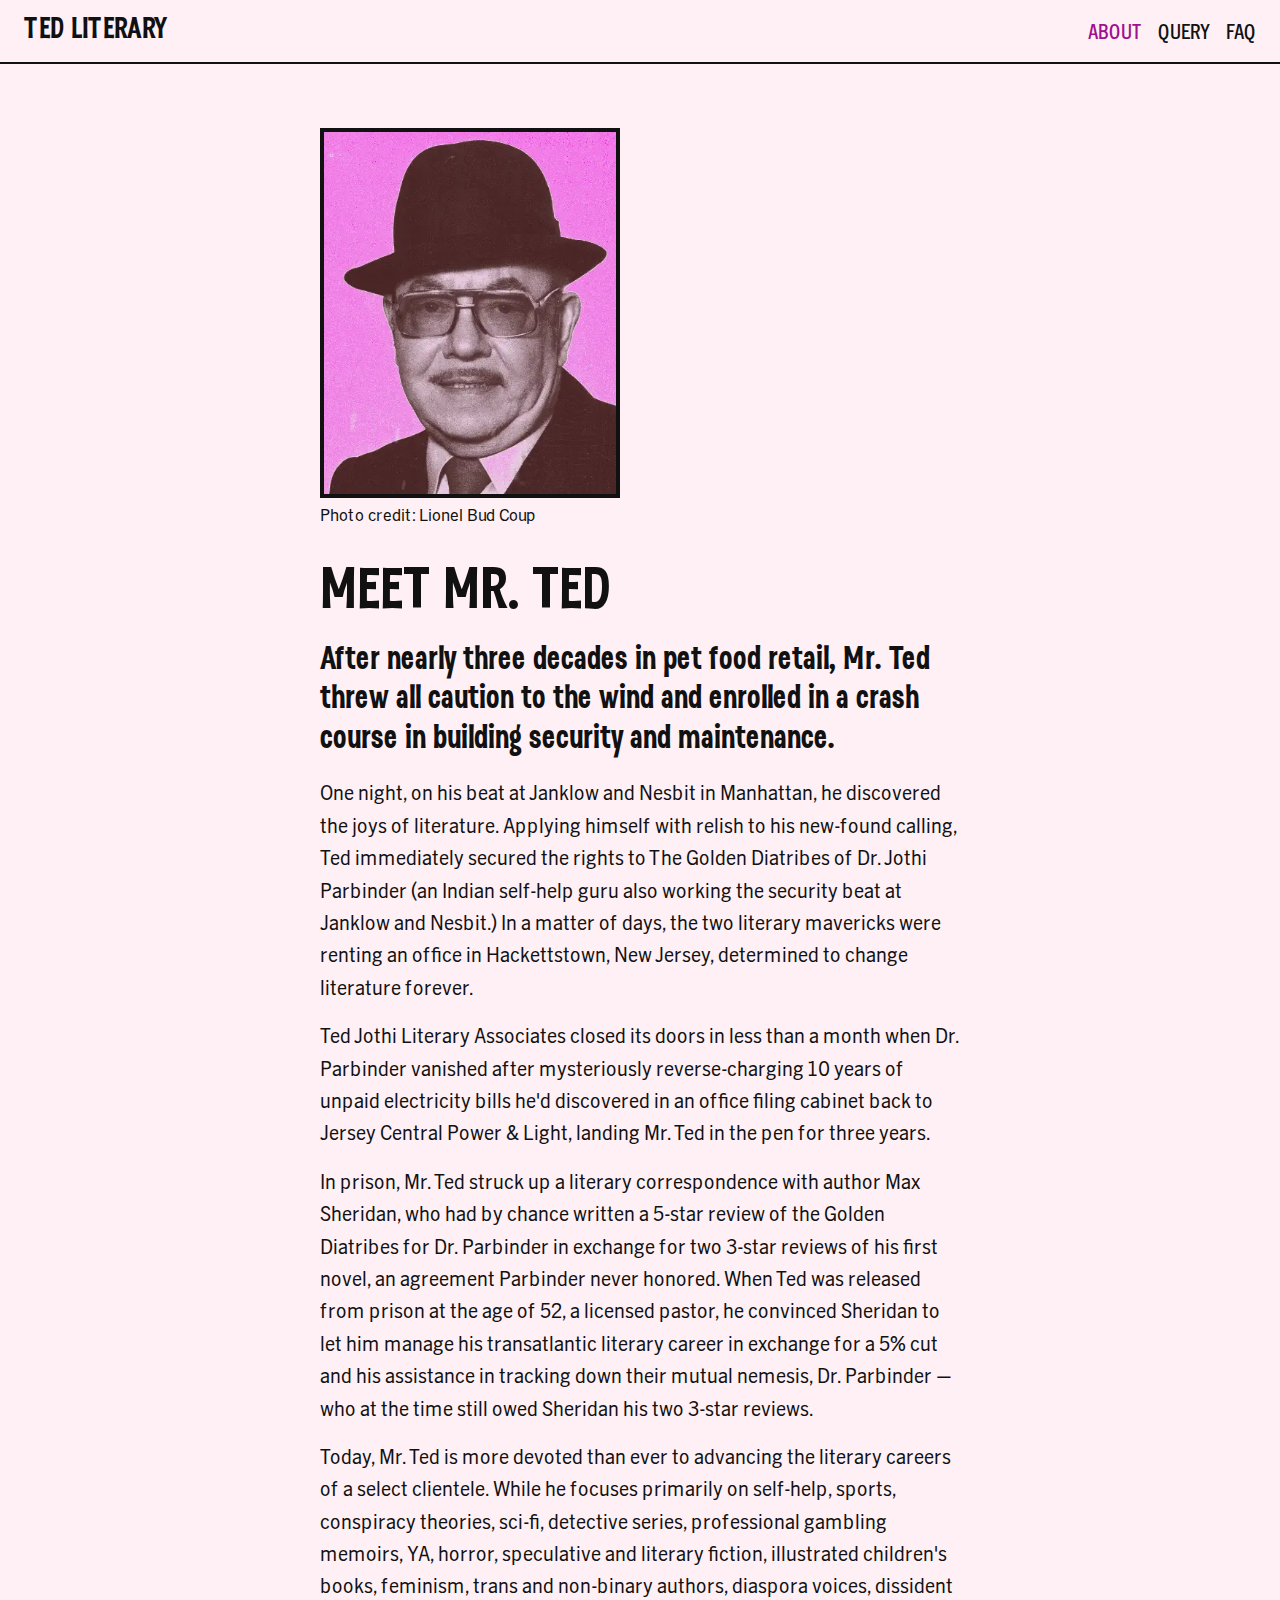
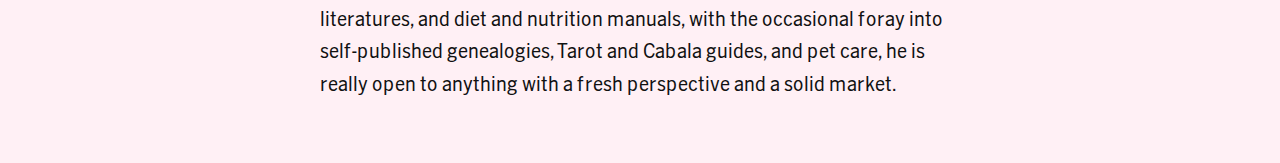
<file: index.html>
<!DOCTYPE html>
<html lang="en-US">
    <head>
        <meta name="robots" content="noindex, nofollow">
        <meta charset="utf-8">
        <meta http-equiv="X-UA-Compatible" content="IE=edge">
        <meta name="viewport" content="width=device-width, initial-scale=1, interactive-widget=resizes-content">
        <meta name="color-scheme" content="light only">
        <link rel="preload" href="/assets/images/mrted.webp" as="image">
        <link rel="preload" href="/assets/type/DSert_Black.woff2" as="font" type="font/woff2" crossorigin="anonymous">
        <link rel="preload" href="/assets/type/A2_Record_Gothic_Medium.woff2" as="font" type="font/woff2" crossorigin="anonymous">
        <link rel="preload" href="/assets/type/A2_Record_Gothic_Regular.woff2" as="font" type="font/woff2" crossorigin="anonymous">
        <link rel="stylesheet" href="/global.css" type="text/css">
        <link rel="icon" sizes="32x32" href="/favicon.ico" type="image/x-icon">
        <link rel="icon" sizes="any" href="/favicon.svg"  type="image/svg+xml">
        <link rel="apple-touch-icon" href="/assets/icons/apple_touch_icon.png" type="image/png">
        <link rel="manifest" as="fetch" href="/manifest.json" type="application/json">
        <link rel="canonical" href="https://mrted.maxsheridan.com">
        <title>Ted Literary</title>
        <meta name="description" content="5-star literary representation! Bananas sales!">
        <meta name="thumbnail" content="https:/mrted.maxsheridan.com/assets/graphics/share.webp">
        <meta property="og:site_name" content="Ted Literary">
        <meta property="og:title" content="Ted Literary">
        <meta property="og:type" content="website">
        <meta property="og:url" content="https://mrted.maxsheridan.com">
        <meta property="og:image" content="https://mrted.maxsheridan.com/assets/graphics/share.webp">
        <meta property="og:image:type" content="image/webp">
        <meta property="og:image:width" content="720">
        <meta property="og:image:height" content="720">
    </head>
    <body>
        <header>
            <nav class="home-sweet-home">
                <a href="/" aria-label="Home">TED LITERARY</a>
            </nav>
            <nav class="bunch-of-links">
                <a href="/" class="active">ABOUT</a>
                <a href="/query">QUERY</a>
                <a href="/faq">FAQ</a>
            </nav>
        </header>
        <main id="about" >
            <div class="acme-all-purpose-wrapper">
                <div class="stuff">
                    <div class="a-big-photo">
                        <img src="/assets/images/mrted.webp" alt="Mr. Ted" width="400px" height="496px" fetchpriority="high" loading="eager">
                        <p class="small">Photo credit: Lionel Bud Coup</p>
                    </div>
                    <div class="a-big-chunk-of-text">
                        <h2>MEET MR. TED</h2>
                        <h3>After nearly three decades in pet food retail, Mr. Ted threw all caution to the wind and enrolled in a crash course in building security and maintenance.</h3>
                        <p>
                        One night, on his beat at Janklow and Nesbit in Manhattan, he discovered the joys of literature. Applying himself with relish to his new-found calling, Ted immediately secured the rights to The Golden Diatribes of Dr. Jothi Parbinder (an Indian self-help guru also working the security beat at Janklow and Nesbit.) In a matter of days, the two literary mavericks were renting an office in Hackettstown, New Jersey, determined to change literature forever.</p>
                        <p>Ted Jothi Literary Associates closed its doors in less than a month when Dr. Parbinder vanished after mysteriously reverse-charging 10 years of unpaid electricity bills he'd discovered in an office filing cabinet back to Jersey Central Power & Light, landing Mr. Ted in the pen for three years.</p>
                        </p>
                        <p>
                        In prison, Mr. Ted struck up a literary correspondence with author Max Sheridan, who had by chance written a 5-star review of the Golden Diatribes for Dr. Parbinder in exchange for two 3-star reviews of his first novel, an agreement Parbinder never honored. 
                        When Ted was released from prison at the age of 52, a licensed pastor, he convinced Sheridan to let him manage his transatlantic literary career in exchange for a 5% cut and his assistance in tracking down their mutual nemesis, Dr. Parbinder — who at the time still owed Sheridan his two 3-star reviews.
                        </p>
                        <p>
                        Today, Mr. Ted is more devoted than ever to advancing the literary careers of a select clientele. While he focuses primarily on self-help, sports, conspiracy theories, sci-fi, detective series, professional gambling memoirs, YA, horror, speculative and literary fiction, illustrated children's books, feminism, trans and non-binary authors, diaspora voices, dissident literatures, and diet and nutrition manuals, with the occasional foray into self-published genealogies, Tarot and Cabala guides, and pet care, he is really open to anything with a fresh perspective and a solid market.
                        </p>
                    </div> 
                </div>
            </div>
        </main>
        <script type="application/ld+json">
            {
                "@context": "https://schema.org",
                "@type": "WebPage",
                "name": "Ted Literary",
                "description": "5-star literary representation! Bananas sales!",
                "url": "https://mrted.maxsheridan.com"
            }
        </script> 
    </body>
</html>
</file>
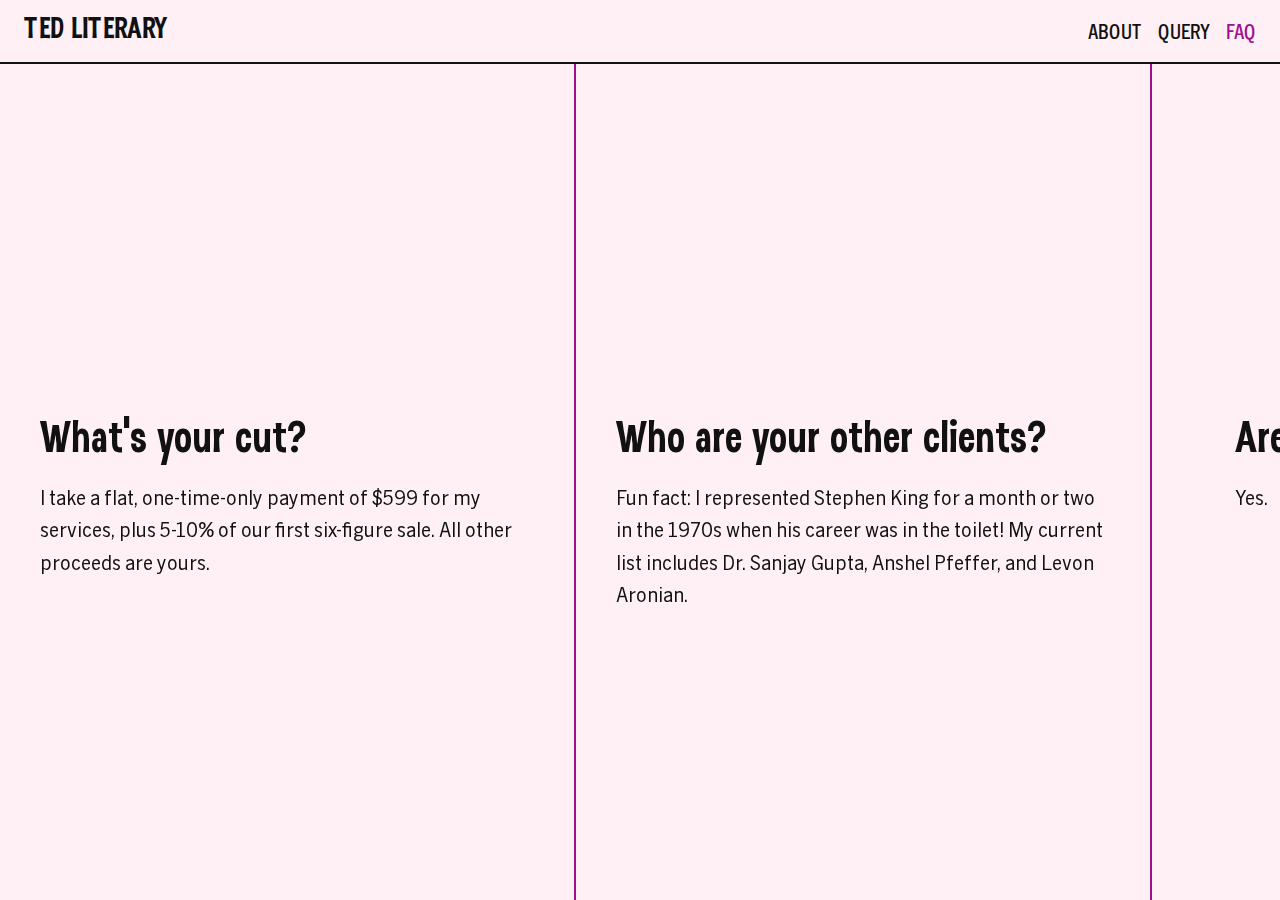
<file: faq.html>
<!DOCTYPE html>
<html lang="en-US">
    <head>
        <meta name="robots" content="noindex, nofollow">
        <meta charset="utf-8">
        <meta http-equiv="X-UA-Compatible" content="IE=edge">
        <meta name="viewport" content="width=device-width, initial-scale=1, interactive-widget=resizes-content">
        <meta name="color-scheme" content="light only">
        <link rel="stylesheet" href="/global.css" type="text/css">
        <link rel="icon" sizes="32x32" href="/favicon.ico" type="image/x-icon">
        <link rel="icon" sizes="any" href="/favicon.svg"  type="image/svg+xml">
        <link rel="apple-touch-icon" href="/assets/icons/apple_touch_icon.png" type="image/png">
        <link rel="manifest" as="fetch" href="/manifest.json" type="application/json">
        <link rel="canonical" href="https://mrted.maxsheridan.com/faq">
        <title>FAQ - Ted Literary</title>
        <meta name="description" content="Frequently asked questions!">
        <meta name="thumbnail" content="https:/mrted.maxsheridan.com/assets/graphics/share.webp">
        <meta property="og:site_name" content="Ted Literary">
        <meta property="og:title" content="Ted Literary">
        <meta property="og:type" content="website">
        <meta property="og:url" content="https://mrted.maxsheridan.com">
        <meta property="og:image" content="https://mrted.maxsheridan.com/assets/graphics/share.webp">
        <meta property="og:image:type" content="image/webp">
        <meta property="og:image:width" content="720">
        <meta property="og:image:height" content="720">
        <style>main{position:fixed;top:0;left:0;width:100%;height:100vh;height:100dvh}.acme-all-purpose-wrapper{position:absolute;top:0;left:0;min-width:100%;height:100%;overflow-x:scroll;-webkit-overflow-scrolling:touch}.stuff{display:flex;justify-content:start;position:absolute;top:0;left:0;width:100vw!important;max-width:unset;height:100%;padding:unset}section{display:flex;flex:none;justify-content:center;align-items:center;position:relative;width:45%;min-height:100vh;min-height:100dvh;margin:auto 0;padding:8rem 2.5rem;border-right:2px solid var(--accent-color)}section:last-of-type{border:none}.acme-section-wrapper{display:flex;justify-content:center;align-items:center;width:100%}.some-faq{max-width:35rem;height:130px;margin:0 auto}@media screen and (max-width:1024px){.acme-all-purpose-wrapper{position:relative}.stuff{display:block;padding:4rem 0 0}section{width:100%;min-height:unset;padding:4rem 1rem;border-right:none;border-bottom:2px solid var(--accent-color)}section:first-child{padding-top:4rem}section:last-child{padding-bottom:4rem}.acme-section-wrapper{padding:0}.some-faq{width:100%;height:unset}h1{margin-top:0}.noscript{display:none}}</style>
    </head>
    <body>
        <header>
            <nav class="home-sweet-home">
                <a href="/" aria-label="Home">TED LITERARY</a>
            </nav>
            <nav class="bunch-of-links">
                <a href="/">ABOUT</a>
                <a href="/query">QUERY</a>
                <a href="/faq" class="active">FAQ</a>
            </nav>
        </header>
        <main id="faq">
            <div class="acme-all-purpose-wrapper">
                <div class="stuff">
                    <section>
                        <div class="acme-section-wrapper">
                            <div class="some-faq">
                                <h1>
                                    What's your cut?
                                </h1>
                                <p>
                                    I take a flat, one-time-only payment of $599 for my services, plus 5-10% of our first six-figure sale. All other proceeds are yours.

                                </p>
                                <noscript>
                                    <p style="display: inline-block; padding: 0 .25rem; color: var(--background-color); background: var(--accent-color)">
                                        Yikes! Enable javascript.
                                    </p>
                                </noscript>
                            </div>
                        </div> 
                    </section>
                    <section>
                        <div class="acme-section-wrapper">
                            <div class="some-faq">
                                <h1>
                                    Who are your other clients?
                                </h1>
                                <p>
                                    Fun fact: I represented Stephen King for a month or two in the 1970s when his career was in the toilet! My current list includes Dr. Sanjay Gupta, Anshel Pfeffer, and Levon Aronian.
                                </p>
                            </div>
                        </div> 
                    </section>
                    <section>
                        <div class="acme-section-wrapper">
                            <div class="some-faq">
                                <h1>
                                    Are you a convicted felon?
                                </h1>
                                <p>
                                    Yes.
                                </p>
                            </div>
                        </div> 
                    </section>
                    <section>
                        <div class="acme-section-wrapper">
                            <div class="some-faq">
                                <h1>
                                    Are you interested in YA?
                                </h1>
                                <p>
                                    Ordinarily, no. But query me. You may be surprised.
                                </p>
                            </div>
                        </div> 
                    </section>
                    <section>
                        <div class="acme-section-wrapper">
                            <div class="some-faq">
                                <h1>
                                    Can I send my MS by mail?
                                </h1>
                                <p>
                                    For an additional $99, I accept mailed submissions.
                                </p>
                            </div>
                        </div> 
                    </section>
                    <section>
                        <div class="acme-section-wrapper">
                            <div class="some-faq">
                                <h1>
                                    What's your literary wish list?
                                </h1>
                                <p>
                                    I'll consider just about anything... with the potential for bananas sales! I have a particular soft spot for in-your-face, transgressive vegan cookbooks and multi-generational historical epics written from the perspective of Philip Drummond of Different Strokes.
                                </p>
                            </div>
                        </div> 
                    </section>
                </div>
            </div>
        </main>
        <script>const page=document.querySelector(".acme-all-purpose-wrapper");if(page){page.addEventListener("wheel",(evt)=>{evt.preventDefault();const deltaY=evt.deltaY;if(window.innerWidth>1024){page.scrollLeft+=deltaY}else{page.scrollTop+=deltaY}})}</script>
        <script type="application/ld+json">
            {
                "@context": "https://schema.org",
                "@type": "WebPage",
                "name": "FAQ",
                "description": "Frequently asked questions.",
                "url": "https://mrted.maxsheridan.com/faq"
            }
        </script>
    </body>
</html>
</file>
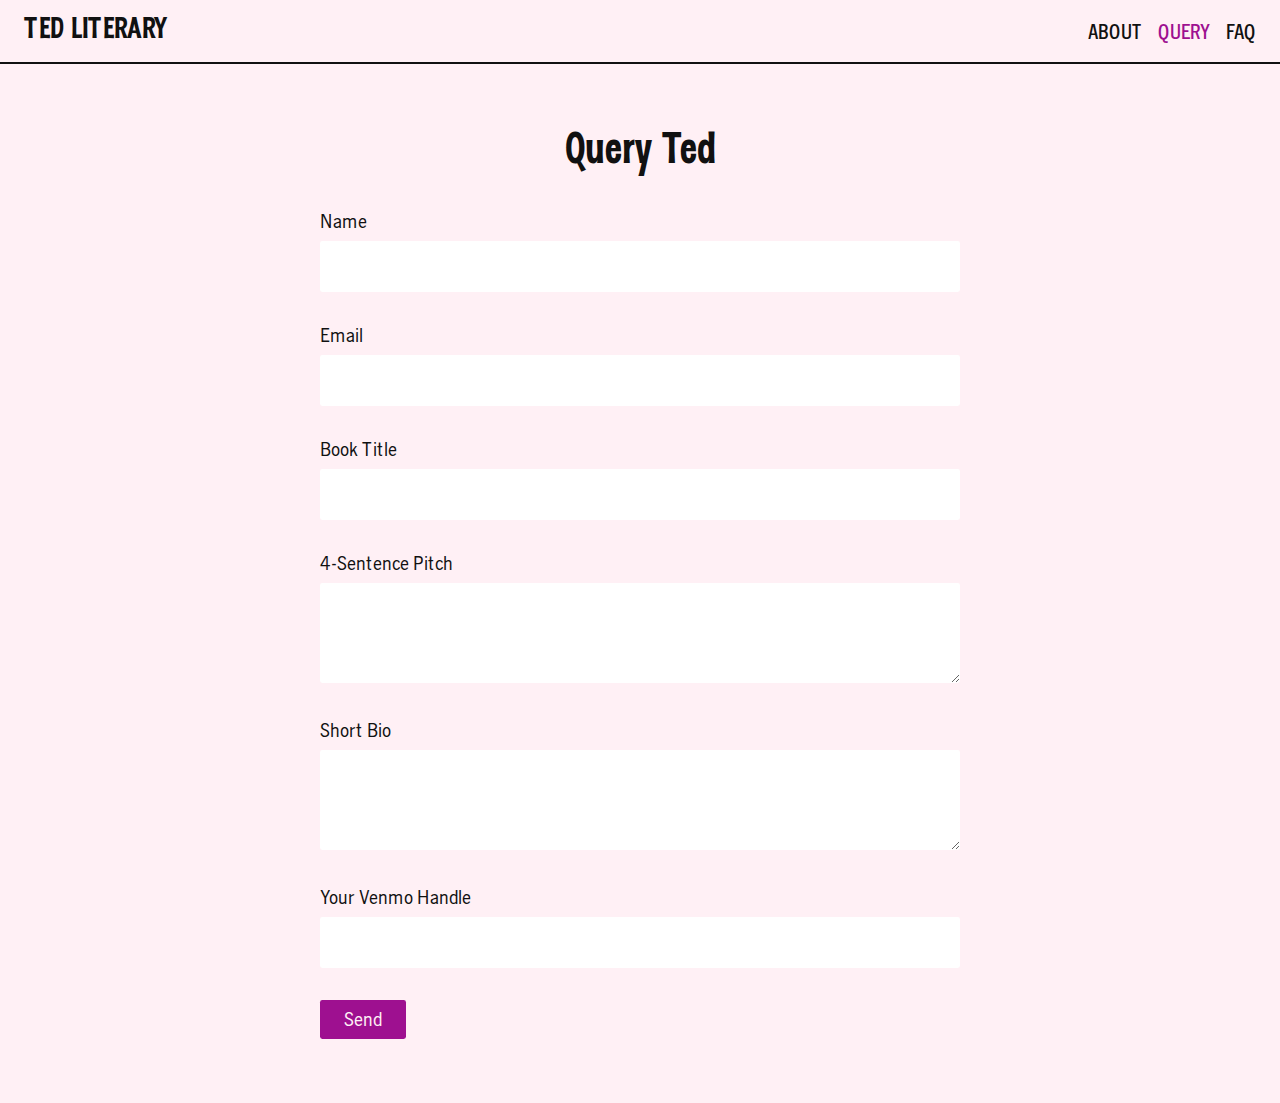
<file: query.html>
<!DOCTYPE html>
<html lang="en-US">
    <head>
        <meta name="robots" content="noindex, nofollow">
        <meta charset="utf-8">
        <meta http-equiv="X-UA-Compatible" content="IE=edge">
        <meta name="viewport" content="width=device-width, initial-scale=1, interactive-widget=resizes-content">
        <meta name="color-scheme" content="light only">
        <link rel="stylesheet" href="/global.css" type="text/css">
        <link rel="icon" sizes="32x32" href="/favicon.ico" type="image/x-icon">
        <link rel="icon" sizes="any" href="/favicon.svg"  type="image/svg+xml">
        <link rel="apple-touch-icon" href="/assets/icons/apple_touch_icon.png" type="image/png">
        <link rel="manifest" as="fetch" href="/manifest.json" type="application/json">
        <link rel="canonical" href="https://mrted.maxsheridan.com/query">
        <title>Query - Ted Literary</title>
        <meta name="description" content="Query Mr. Ted!">
        <meta name="thumbnail" content="https:/mrted.maxsheridan.com/assets/graphics/share.webp">
        <meta property="og:site_name" content="Ted Literary">
        <meta property="og:title" content="Ted Literary">
        <meta property="og:type" content="website">
        <meta property="og:url" content="https://mrted.maxsheridan.com">
        <meta property="og:image" content="https://mrted.maxsheridan.com/assets/graphics/share.webp">
        <meta property="og:image:type" content="image/webp">
        <meta property="og:image:width" content="720">
        <meta property="og:image:height" content="720">
        <style>form{width:100%;margin:0 auto}.form-title{display:flex;justify-content:center;margin:0 0 1rem}label{font-family:var(--body-font);font-size:1.2rem;color:var(--primary-color)}input,textarea{width:100%;margin:.5rem 0 2rem;padding:1rem .5rem 1rem .5rem;border:none;border-radius:.15rem .15rem .15rem .15rem;font-family:var(--body-font);font-size:1rem;background-color:#fff}textarea{min-width:100%;max-width:100%;min-height:100px;max-height:600px}button{padding:.5rem 1.5rem;border:none;border-radius:.15rem .15rem .15rem .15rem;font-family:var(--body-font);font-size:1.2rem;color:var(--background-color);background:var(--accent-color);cursor:pointer}button:hover{background:var(--primary-color)}::placeholder{color:var(--primary-color);text-decoration:line-through;opacity:.4}form p{font-family:var(--body-font);text-align:center;color:var(--accent-color)}@media (max-width:1024px){form p{font-size:calc(1.35rem * 0.9)}}</style>
    </head>
    <body>
        <header>
            <nav class="home-sweet-home">
                <a href="/" aria-label="Home">TED LITERARY</a>
            </nav>
            <nav class="bunch-of-links">
                <a href="/">ABOUT</a>
                <a href="/query" class="active">QUERY</a>
                <a href="/faq">FAQ</a>
            </nav>
        </header>
        <main id="query">
            <div class="acme-all-purpose-wrapper">
                <div class="stuff">
                    <form id="contactForm" name="contactForm" target="hidden_iframe" action="https://docs.google.com/forms/d/e/1FAIpQLSeqbal9UuvLECtvOeQhaXBk7wAB2psVlj-tX0ROF-L84LS0wQ/formResponse?">
                        <h1 class="form-title">Query Ted</h1><br>
                        <div class="question">
                            <label for="entry.447528673">Name</label><br>
                            <input type="text" name="entry.447528673" id="entry.447528673">
                        </div>
                        <div class="question">
                            <label for="entry.503409760">Email</label><br>
                            <input type="text" name="entry.503409760" id="entry.503409760">
                        </div>
                        <div class="question">
                            <label for="entry.2023911735">Book Title</label><br>
                            <input type="text" name="entry.2023911735" id="entry.2023911735">
                        </div>
                        <div class="question">
                            <label for="entry.339888623">4-Sentence Pitch</label><br>
                            <textarea name="entry.339888623" id="entry.339888623" placeholder=""></textarea>
                        </div>
                        <div class="question">
                            <label for="entry.747259284">Short Bio</label><br>
                            <textarea name="entry.747259284" id="entry.747259284" placeholder=""></textarea>
                        </div>
                        <div class="question">
                            <label for="entry.882631877">Your Venmo Handle</label><br>
                                <input type="text" name="entry.882631877" id="entry.882631877">
                        </div>
                        <button type="submit">Send</button>
                        <noscript>
                            <p style="margin-top: 1rem; text-align: left; color: var(--accent-color)">
                                Yikes! You’ve disabled JavaScript. This button can’t work.
                            </p>
                        </noscript>
                    </form>
                </div>
                <iframe name="hidden_iframe" id="hidden_iframe" style="display: none;"></iframe>
            </div>
        </main>
        <script>function initContactForm(){let t=!1;const e=document.getElementById("contactForm");e&&(e.addEventListener("submit",(function(n){if(!t){n.preventDefault();e.querySelectorAll("*").forEach((t=>{t.style.display="none"}));const o=document.createElement("p");o.textContent="Thank you for your query!",e.insertBefore(o,e.firstChild),t=!0,setTimeout((()=>e.submit()),1e3)}})),document.getElementById("hidden_iframe").onload=function(){t&&(t=!1)})}document.addEventListener("DOMContentLoaded",initContactForm);</script>
        <script type="application/ld+json">
            {
                "@context": "https://schema.org",
                "@type": "WebPage",
                "name": "Query",
                "description": "Query Mr. Ted!",
                "url": "https://mrted.maxsheridan.com/query"
            }
        </script> 
    </body>
</html>
</file>
<file: global.css>
@font-face{font-family:'A2RecordGothic';src:url(/assets/type/A2_Record_Gothic_Regular.woff2) format('woff2');font-weight:400;font-style:normal;font-display:swap}@font-face{font-family:'A2RecordGothicMedium';src:url(/assets/type/A2_Record_Gothic_Medium.woff2) format('woff2');font-weight:500;font-style:normal;font-display:swap}@font-face{font-family:'DSertBlack';src:url(/assets/type/DSert_Black.woff2) format('woff2');font-weight:900;font-style:normal;font-display:swap}:root{--primary-color:#111;--accent-color:#9E1090;--background-color:lavenderblush;--nav-font:'A2RecordGothicMedium',Helvetica,Arial,sans-serif;--body-font:'A2RecordGothic', Helvetica,Arial,sans-serif;--heading-font:'DSertBlack',Helvetica,Arial,sans-serif}*{margin:0;padding:0;border:0;box-sizing:border-box;overscroll-behavior:none;scrollbar-width:none}html{font-size:16px}body{min-height:100vh;min-height:100dvh;color:var(--primary-color);background-color:var(--background-color)}header{display:flex;flex-direction:row;justify-content:space-between;align-items:center;position:fixed;left:0;top:0;z-index:1;width:100%;height:4rem;padding-right:clamp(1rem, 3vw, 1.5rem);padding-left:clamp(1rem, 3vw, 1.5rem);border-bottom:2px solid var(--primary-color);background-color:var(--background-color)}nav.home-sweet-home{display:flex;flex:.5;position:relative}.home-sweet-home a{font-family:var(--heading-font);font-size:2rem;text-decoration:none;color:var(--primary-color)}.bunch-of-links{display:flex;flex:.5;justify-content:flex-end;position:relative}.bunch-of-links a{font-family:var(--nav-font);font-size:1.35rem;font-weight:400;font-style:normal;line-height:1.6;text-align:right;text-decoration:none;color:var(--primary-color);margin-left:1rem}.bunch-of-links a.active{color:var(--accent-color)}@media (hover: hover) and (pointer: fine) {nav a:hover {color: var(--accent-color)}}.acme-all-purpose-wrapper{display:flex;align-items:center;justify-content:center;padding-top:8rem;padding-right:clamp(1rem, 3vw, 1.5rem);padding-bottom:4rem;padding-left:clamp(1rem, 3vw, 1.5rem)}.stuff{width:100%;max-width:40rem}p{font-family:var(--body-font);font-size:1.35rem;line-height:1.5;color:var(--primary-color);margin:1rem 0 0}a{color:var(--accent-color);text-decoration:none}h3{font-family:var(--heading-font);font-size:2.25rem;line-height:1.1;color:var(--primary-color);margin:1rem 0 0}h2{font-family:var(--heading-font);font-size:4rem;margin:1rem 0 0;line-height:1;color:var(--primary-color);margin:2rem 0 0}h1{font-family:var(--heading-font);font-size:3rem;line-height:1;margin:2rem 0 0}hr{height:2px;margin:2rem 0;border:none;background:var(--accent-color)}.a-big-photo{max-width:300px;height:auto}img{max-width:100%;height:auto;border:4px solid var(--primary-color)}p.small{font-size:1.15rem;margin:0}@media only screen and (max-width:1024px){*{scrollbar-width:thin}p,nav.bunch-of-links a{font-size:calc(1.35rem * 0.9)}h3{font-size:calc(2.25rem * 0.9)}h2{font-size:calc(4rem * 0.9)}h1{font-size:calc(3rem * 0.9)}}
</file>
